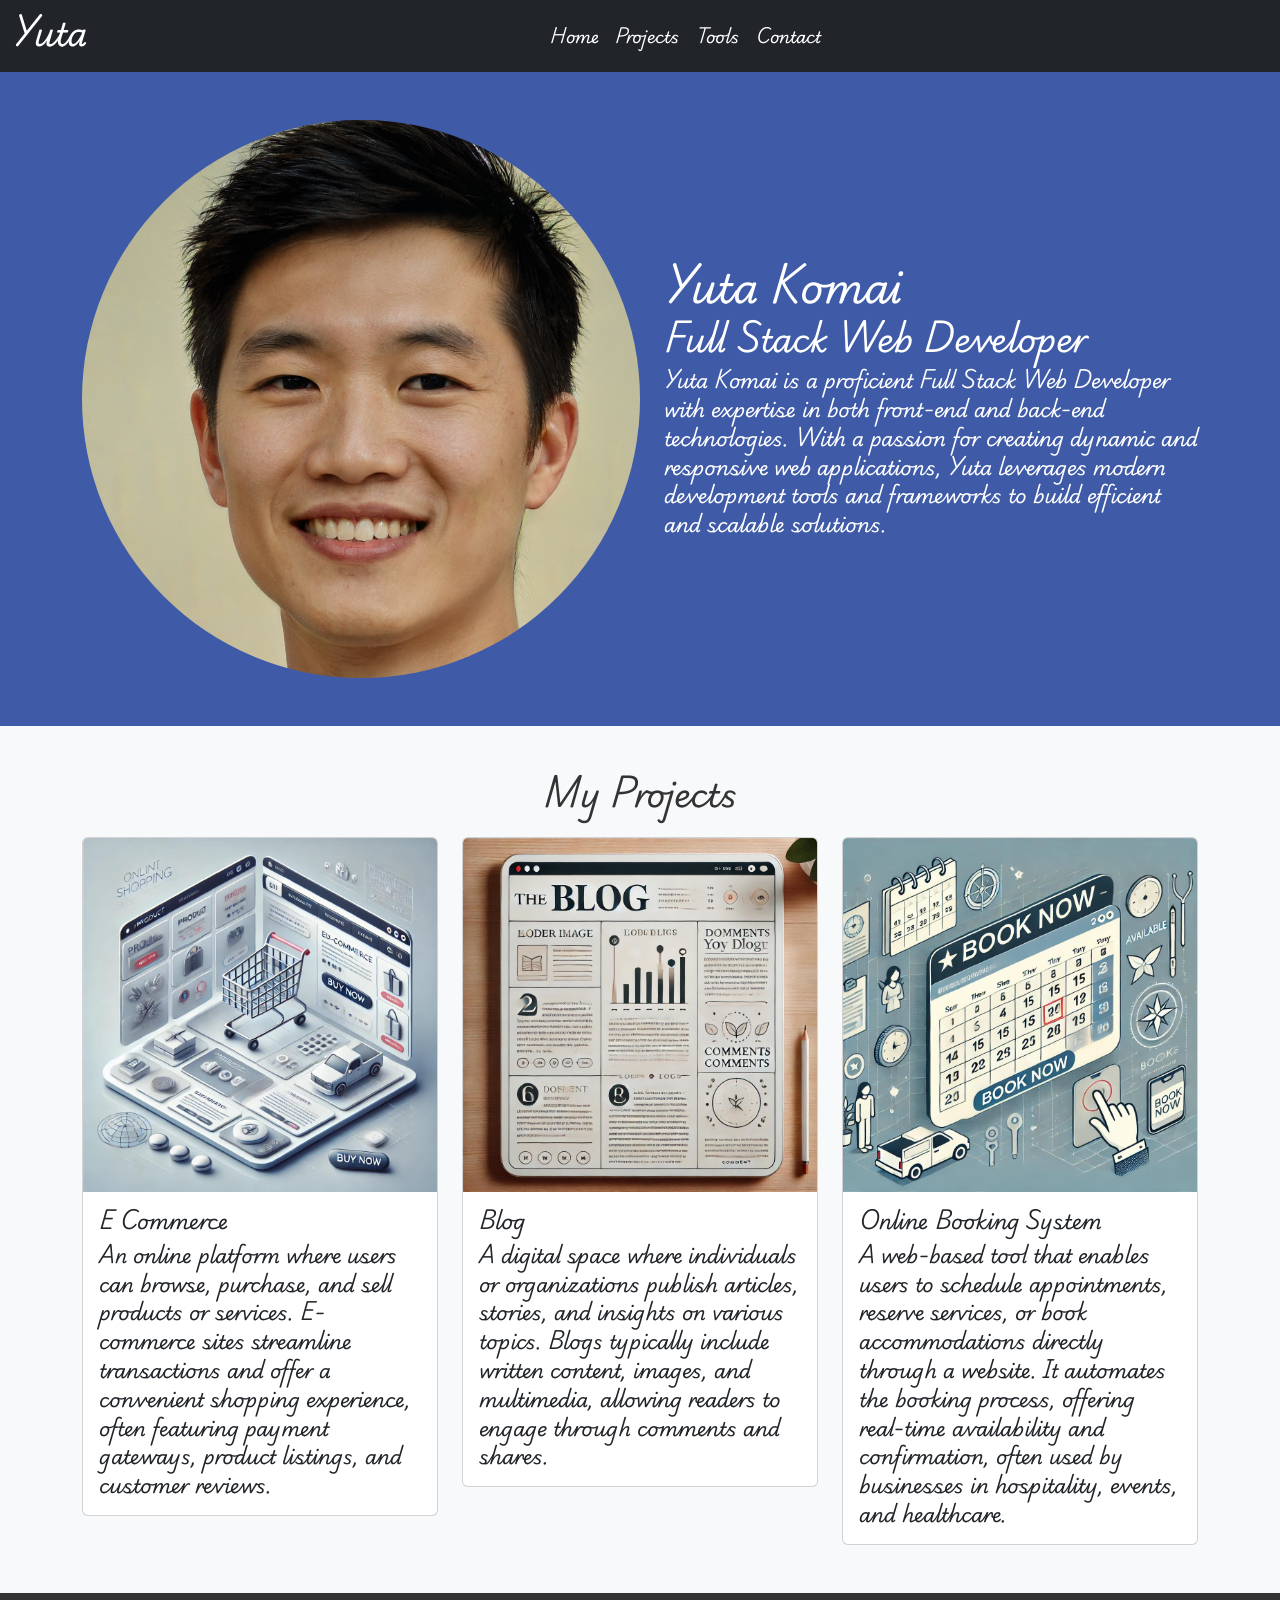
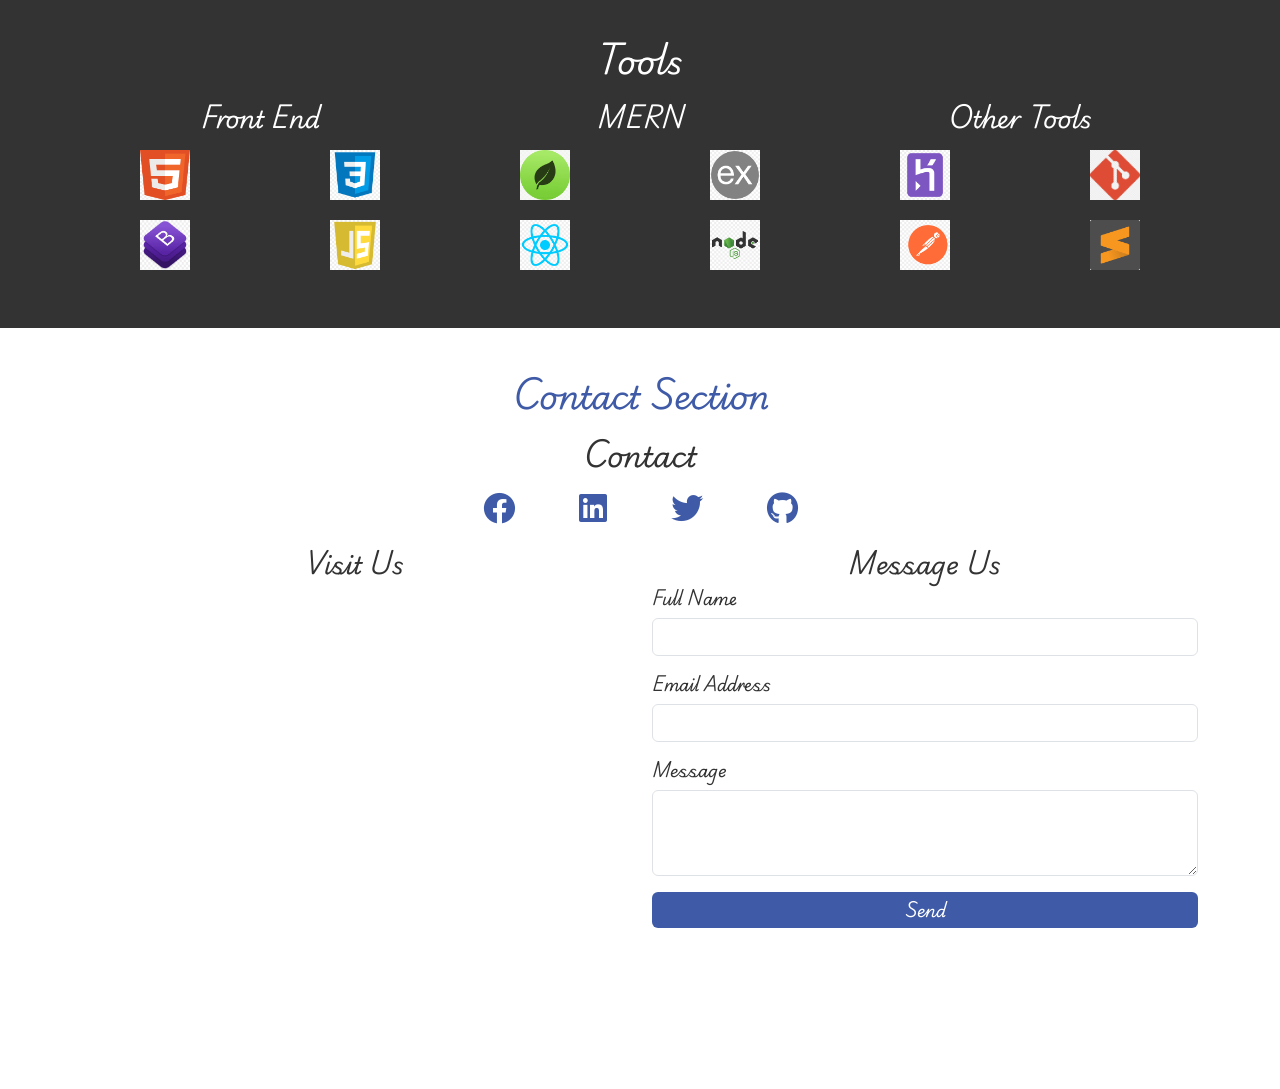
<file: index.html>
<!DOCTYPE html>
<html>
<head>
    <meta charset="utf-8">
    <!-- Mobile Responsive Meta tag -->
    <meta name="viewport" content="width=device-width, initial-scale=1, shrink-to-fit=no">

    <!-- Bootstrap Link -->
    <link href="https://cdn.jsdelivr.net/npm/bootstrap@5.0.2/dist/css/bootstrap.min.css" rel="stylesheet" integrity="sha384-EVSTQN3/azprG1Anm3QDgpJLIm9Nao0Yz1ztcQTwFspd3yD65VohhpuuCOmLASjC" crossorigin="anonymous">

    <!-- Google Fonts -->
    <link rel="preconnect" href="https://fonts.googleapis.com">
    <link rel="preconnect" href="https://fonts.gstatic.com" crossorigin>
    <link href="https://fonts.googleapis.com/css2?family=Playwrite+AU+SA:wght@100..400&display=swap" rel="stylesheet">

    <!-- Font awesome -->
    <link href="https://cdnjs.cloudflare.com/ajax/libs/font-awesome/6.0.0-beta3/css/all.min.css" rel="stylesheet">

    <title>Capstone 1</title>

    <!-- External CSS -->
    <link rel="stylesheet" type="text/css" href="index.css">
</head>
<body>
   <!-- Navbar -->
    <nav class="navbar navbar-expand-lg navbar-dark bg-dark">
        <div class="container-fluid">
            <!-- Navbar Brand -->
            <a class="navbar-brand" href="#landing"><h2>Yuta</h2></a>
            <!-- Toggler for collapsing navbar -->
            <button class="navbar-toggler" type="button" data-bs-toggle="collapse" data-bs-target="#navbarNav" aria-controls="navbarNav" aria-expanded="false" aria-label="Toggle navigation">
                <span class="navbar-toggler-icon"></span>
            </button>
            <!-- Navbar Links -->
            <div class="collapse navbar-collapse justify-content-center" id="navbarNav">
                <ul class="navbar-nav">
                    <li class="nav-item">
                        <a class="nav-link" href="#landing">Home</a>
                    </li>
                    <li class="nav-item">
                        <a class="nav-link" href="#projects">Projects</a>
                    </li>
                    <li class="nav-item">
                        <a class="nav-link" href="#tools">Tools</a>
                    </li>
                    <li class="nav-item">
                        <a class="nav-link" href="#contact">Contact</a>
                    </li>
                </ul>
            </div>
        </div>
    </nav>

    <!-- Landing Section -->
    <section id="landing" class="text-center py-5">
        <div class="container d-flex align-items-center justify-content-center">
            <img src="./images/person.jpg" class="rounded-circle me-4" alt="Profile Picture">
            <div>
                <h1 class="text-start">Yuta Komai</h1>
                <h2 class="text-start">Full Stack Web Developer</h2>
                <p class="text-start">Yuta Komai is a proficient Full Stack Web Developer with expertise in both front-end and back-end technologies. With a passion for creating dynamic and responsive web applications, Yuta leverages modern development tools and frameworks to build efficient and scalable solutions.</p>
            </div>
        </div>
    </section>

    <!-- Projects Section -->
    <section id="projects" class="py-5 bg-light">
        <div class="container">
            <h2 class="text-center mb-4">My Projects</h2>
            <div class="row">
                <div class="col-md-4">
                    <div class="card">
                        <img src="./images/ecommerce.jpg" class="card-img-top" alt="E Commerce">
                        <div class="card-body">
                            <h5 class="card-title">E Commerce</h5>
                            <p class="card-text">An online platform where users can browse, purchase, and sell products or services. E-commerce sites streamline transactions and offer a convenient shopping experience, often featuring payment gateways, product listings, and customer reviews.</p>
                        </div>
                    </div>
                </div>
                <div class="col-md-4">
                    <div class="card">
                        <img src="./images/blog.jpg" class="card-img-top" alt="Blog">
                        <div class="card-body">
                            <h5 class="card-title">Blog</h5>
                            <p class="card-text">A digital space where individuals or organizations publish articles, stories, and insights on various topics. Blogs typically include written content, images, and multimedia, allowing readers to engage through comments and shares.</p>
                        </div>
                    </div>
                </div>
                <div class="col-md-4">
                    <div class="card">
                        <img src="./images/booking.jpg" class="card-img-top" alt="Online Booking System">
                        <div class="card-body">
                            <h5 class="card-title">Online Booking System</h5>
                            <p class="card-text">A web-based tool that enables users to schedule appointments, reserve services, or book accommodations directly through a website. It automates the booking process, offering real-time availability and confirmation, often used by businesses in hospitality, events, and healthcare.</p>
                        </div>
                    </div>
                </div>
            </div>
        </div>
    </section>

    <!-- Tools Section -->
    <section id="tools" class="py-5">
        <div class="container">
            <h2 class="text-center mb-4">Tools</h2>
            <div class="row text-center">
                <div class="col-md-4">
                    <h4>Front End</h4>
                    <div class="row">
                        <dov class="col-6">
                            <img src="./images/html.png" alt="HTML">
                        </dov>
                        <dov class="col-6">
                            <img src="./images/css.png" alt="CSS">
                        </dov>
                        <dov class="col-6">
                            <img src="./images/bootstrap.png" alt="bootstrap">
                        </dov>
                        <dov class="col-6">
                            <img src="./images/javascript.png" alt="JavaScript">
                        </dov>
                    </div>
                </div>
                <div class="col-md-4">
                    <h4>MERN</h4>
                    <div class="row">
                        <dov class="col-6">
                            <img src="./images/mongodb.png" alt="MongoDB">
                        </dov>
                        <dov class="col-6">
                            <img src="./images/express.png" alt="Express">
                        </dov>
                        <dov class="col-6">
                            <img src="./images/react.png" alt="React">
                        </dov>
                        <dov class="col-6">
                            <img src="./images/node.png" alt="Node.js">
                        </dov>
                    </div>
                </div>
                <div class="col-md-4">
                    <h4>Other Tools</h4>
                    <div class="row">
                        <dov class="col-6">
                            <img src="./images/heroku.png" alt="Heroku">
                        </dov>
                        <dov class="col-6">
                            <img src="./images/git.png" alt="Git">
                        </dov>
                        <dov class="col-6">
                            <img src="./images/postman.png" alt="Postman">
                        </dov>
                        <dov class="col-6">
                            <img src="./images/sublime.png" alt="Sublime Text">
                        </dov>
                    </div>
                </div>
            </div>
        </div>
    </section>

    <!-- Contact Section -->
    <section id="contact" class="py-5">
        <div class="container text-center">
            <h2 class="mb-4">Contact Section</h2>
            <h3>Contact</h3>
            <div class="row mb-4 justify-content-center">
                <div class="col-auto">
                    <i class="fab fa-facebook fa-2x"></i>
                </div>
                <div class="col-auto">
                    <i class="fab fa-linkedin fa-2x"></i>
                </div>
                <div class="col-auto">
                    <i class="fab fa-twitter fa-2x"></i>
                </div>
                <div class="col-auto">
                    <i class="fab fa-github fa-2x"></i>
                </div>
            </div>
            <div class="row">
                <div class="col-md-6">
                    <h4>Visit Us</h4>
                    <iframe src="https://www.google.com/maps/embed?pb=!1m18!1m12!1m3!1d193571.43870756285!2d-74.11808665!3d40.705311!2m3!1f0!2f0!3f0!3m2!1i1024!2i768!4f13.1!3m3!1m2!1s0x89c259af18e8c7f1%3A0x8c5a3c6b3d3e938d!2sCentro%20Escolar%20University!5e0!3m2!1sen!2sph!4v1622822040331!5m2!1sen!2sph" width="100%" height="450" style="border:0;" allowfullscreen="" loading="lazy"></iframe>
                </div>
                <div class="col-md-6">
                    <h4>Message Us</h4>
                    <form>
                        <div class="mb-3">
                            <label for="fullName" class="form-label">Full Name</label>
                            <input type="text" class="form-control" id="fullName">
                        </div>
                        <div class="mb-3">
                            <label for="emailAddress" class="form-label">Email Address</label>
                            <input type="email" class="form-control" id="emailAddress">
                        </div>
                        <div class="mb-3">
                            <label for="message" class="form-label">Message</label>
                            <textarea class="form-control" id="message" rows="3"></textarea>
                        </div>
                        <button type="submit" class="btn btn-secondary">Send</button>
                    </form>
                </div>
            </div>
        </div>
    </section>

    <!-- Bootstrap Script -->
    <script src="https://cdn.jsdelivr.net/npm/bootstrap@5.0.2/dist/js/bootstrap.bundle.min.js" integrity="sha384-MrcW6ZMFYlzcLA8Nl+NtUVF0sA7MsXsP1UyJoMp4YLEuNSfAP+JcXn/tWtIaxVXM" crossorigin="anonymous"></script>
</body>
</html>
</file>
<file: index.css>
body {
    font-family: 'Playwrite AU SA', cursive;
    background-color: #f4f4f4;
    color: #333;
}

.navbar-brand {
    font-weight: bold;
    color: white;
}

.nav-link {
    font-weight: bold;
    color: white;
}

.navbar-nav .nav-link.active {
    color: #3f5ba8;
}

section {
    padding: 60px 0;
}

#landing {
    background-color: #3f5ba8;
    color: #fff;
    padding: 50px 0;
    text-align: center;
}

#landing img {
    max-width: 50%;
    max-height: 50%;
    display: block;
    margin-right: 20px;
}

#landing .container {
    display: flex;
    align-items: center;
    justify-content: center;
}

#landing .text-start {
    text-align: left;
}

h1, h2 {
    font-weight: bold;
}

h1 {
    margin-bottom: 10px;
}

p {
    max-width: 600px;
    margin: 0;
    font-size: 1.2em;
}

#projects {
    background-color: #fff;
}

#tools {
    background-color: #333;
    color: #fff;
    padding: 50px 0;
}

#tools h2, #tools h4 {
    color: #fff;
    font-weight: bold;
}

#tools img {
    width: 50px;
    height: 50px;
    margin: 10px 0;
}

#contact {
    background-color: #fff;
    padding: 50px 0;
}

#contact h2 {
    color: #3f5ba8;
    font-weight: bold;
}

#contact h3 {
    font-weight: bold;
    margin-bottom: 20px;
}

#contact .row.mb-4.justify-content-center {
    margin-bottom: 30px;
}

#contact i {
    color: #3f5ba8;
    margin: 0 20px;
}

#contact .form-control {
    width: 100%;
    margin-bottom: 15px;
}

#contact .btn-secondary {
    background-color: #3f5ba8;
    border: none;
    width: 100%;
}

#contact .btn-secondary:hover {
    background-color: #2b468b;
}

#contact .form-label {
    font-weight: bold;
    text-align: left;
    display: block;
}

#contact iframe {
    width: 100%;
    height: 450px;
    border: none;
}
</file>
